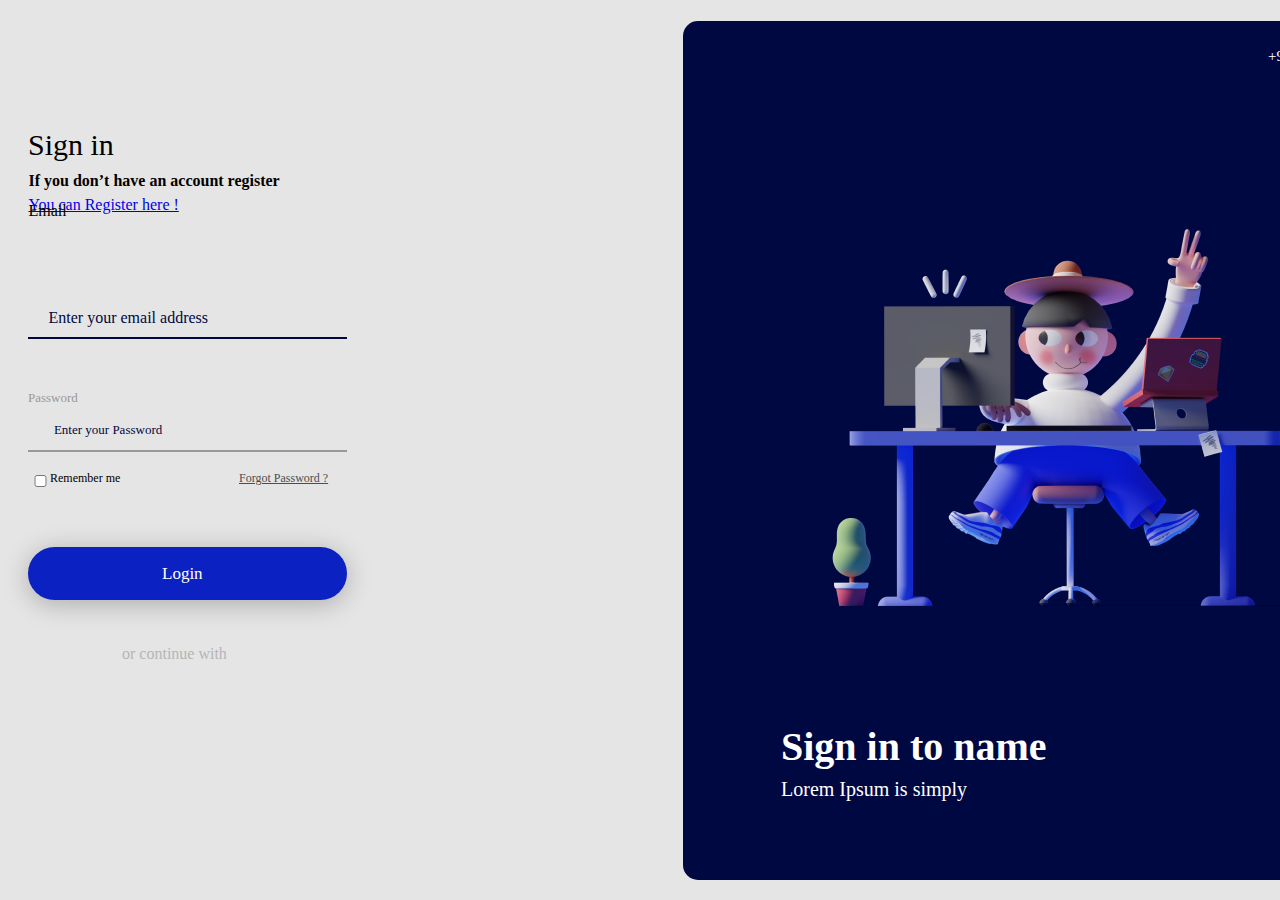
<file: index.html>
<!DOCTYPE html>
<html>
<head>
	<meta charset="utf-8">
	<title>Buasheva Aisha figma</title>
	<link rel="stylesheet" href="style.css">
</head>
<header>
	<img scr="" alt="" class="logo">
	</header>
	<main>
		<h1 class="signin">Sign in</h1>
<br>
<div class="box">
<div class="register">If you don’t have an account register<br><a href="index2.html" class="register2">You can Register here !</a></div>
</div>

<br>

<div class="email">Email</div>
<div class="enter">Enter your email address</div>
<div class="line"></div>

<br>
<div class="password">Password</div>
<div class="enterp">Enter your Password</div>
<div class="line2"></div>


<input type="checkbox" class="check1" id="rm" name="rm" value="me">
<label for="rm" class="check"> Remember me</label>
<a href scr="#" class="forgot">Forgot Password ?</a>

<!--что то пошло не по плану-->

<div class="box1"></div>
<div class="login">Login</div>
<div class="or">or continue with</div>

</main>


<div class="fon">
	<div class="photo"></div>

<h1 class="name">Sign in to name</h1>
	<h3 class="chtoto">Lorem Ipsum is simply </h3>
</div>

</main>
<footer>
	<div class="phone">+94 0116 789 754</div>
</footer>
<body>
	
</div>
</body>
</html>
</file>
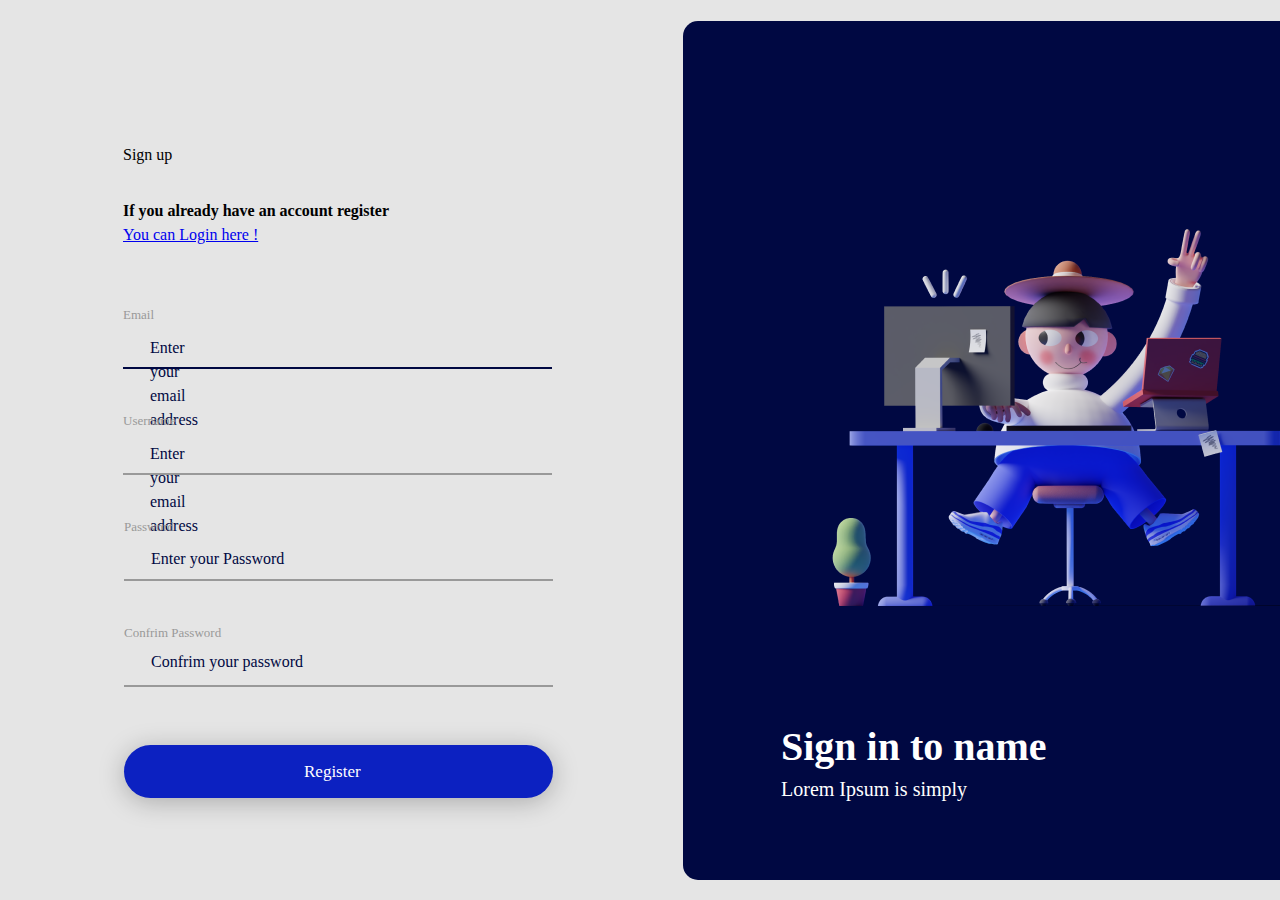
<file: index2.html>
<!DOCTYPE html>
<html>
<head>
	<meta charset="utf-8">
	<title>Buasheva Aisha figma</title>
	<link rel="stylesheet" href="style.css">
</head>
<header>
	<img scr="" alt="" class="logo">
	</header>
	<main>
		<h1 class="signup">Sign up</h1>
	
    <div class="box2">
        <div class="register3">If you already have an account register<br><a href="index.html" class="register4">You can   Login here !</a></div>
    </div>

<div class="email2">Email</div>
<div class="enter2">Enter your email address</div>
<div class="line3"></div>

<div class="user">Username</div>
<div class="enter3">Enter your email address</div>
<div class="line4"></div>

<div class="pass">Password</div>
<div class="enter4">Enter your Password</div>
<div class="line5"></div>

<div class="pass2">Confrim Password</div>
<div class="enter5">Confrim your password</div>
<div class="line6"></div>


<div class="box3"></div>
<div class="reg">Register</div>

</main>

<div class="fon">
	<div class="photo"></div>

<h1 class="name">Sign in to name</h1>
	<h3 class="chtoto">Lorem Ipsum is simply </h3>
</div>

<body>
	
</div>
</body>
</html>
</file>
<file: style.css>
body{
	background: #E5E5E5;
}

.signin{
	height: 45px;
    width: 99px;
    right: 1217px;
    bottom: 705px;
    left: 124px;
    top: 150px;
    border-radius: nullpx;
font-family: Poppins;
font-size: 30px;
font-style: normal;
font-weight: 500;
line-height: 45px;
letter-spacing: 0em;
text-align: left;
position: absolute;
color: #000000;
}

.register{
font-family: Poppins;
font-size: 16px;
font-style: normal;
font-weight: 600;
line-height: 24px;
letter-spacing: 0em;
text-align: left;



}
.register2{
	font-family: Poppins;
font-size: 16px;
font-style: normal;
font-weight: 400;
line-height: 24px;
letter-spacing: 0em;
text-align: left;
	
}
.box{
	position: absolute;
width: 308px;
height: 24px;
left: 124px;
top: 247px;

font-family: Poppins;
font-style: normal;
font-weight: normal;
font-size: 16px;
line-height: 24px;
color: #000000;

}
.email{
position: absolute;
left: 124px;
right:1280px;
top: 323px;
bottom: 557px;

font-family: Poppins;
font-style: normal;
font-weight: 500;
font-size: 13px;
line-height: 19px;
color: #999999;
}
.enter{
position: absolute;
left: 151px;
right: 1091px;
top: 354px;
bottom: 522px;

font-family: Poppins;
font-style: normal;
font-weight: normal;
font-size: 16px;
line-height: 24px;
color: #000842;
}
.line{
	height: 2px;
width: 429px;
left: 124px;
top: 385px;
border-radius: 0px;
position: absolute;
right: 887px;
bottom: 513px;

background: #000842;
}
.password{
	position: absolute;
width: 64px;
height: 20px;
left: 124px;
top: 436px;
right: 1252px;
bottom: 444px;
font-family: Poppins;
font-style: normal;
font-weight: 500;
font-size: 13px;
line-height: 19px;
color: #999999;
}
.enterp{
	position: absolute;
width: 162px;
height: 24px;
left: 151px;
top: 465px;
right: 1127px;
bottom: 411px;
font-family: Poppins;
font-style: normal;
font-weight: normal;
font-size: 16px;
line-height: 24px;
color: #000842;
}
.line2{
	position: absolute;
width: 429px;
height: 2px;
left: 124px;
top: 498px;
right: 887;
bottom: 400px;
background: #999999;
border-radius: 0px;

}
.check1{
position: absolute;
left: 124px;
top: 520px;
right: 1201px;
bottom: 365px;
}
.check{
	position: absolute;
width: 90px;
height: 18px;
left: 149px;
top: 517px;
right: 1201px;
bottom: 365px;
font-family: Poppins;
font-style: normal;
font-weight: 300;
font-size: 12px;
line-height: 18px;
color: #000000;
}
.forgot{
position: absolute;
width: 108px;
height: 18px;
left: 445px;
top: 517px;
right: 885px
bottom: 365px;
font-family: Poppins;
font-style: normal;
font-weight: 300;
font-size: 12px;
line-height: 18px;
color: #4D4D4D;
}
.box1{
position: absolute;
width: 429px;
height: 53px;
left: 124px;
top: 595px;
background: #0C21C1;
box-shadow: 0px 4px 26px rgba(0, 0, 0, 0.25);
border-radius: 32px;
}
.login{
position: absolute;
width: 46px;
height: 26px;
left: 316px;
top: 609px;
right: 1078px;
bottom: 265px;
font-family: Poppins;
font-style: normal;
font-weight: 500;
font-size: 17px;
line-height: 25px;
color: #FFFFFF;
}
.or{
	position: absolute;
width: 130px;
height: 24px;
left: 274px;
top: 687px;

font-family: Poppins;
font-style: normal;
font-weight: 500;
font-size: 16px;
line-height: 24px;
color: #B5B5B5;
}
.fon{
	position: absolute;
width: 735px;
height: 859px;
left: 683px;
top: 21px;

background: #000842;
border-radius: 15px;
}
.photo{
	position: relative;

left: 123px;
right: 91px;
top: 64px;
bottom: 274px;
height: 521px;
width: 521px;

border-radius: 0px;

background: url(Saly-10.png);

}
.name{
position: absolute;
width: 314px;
height: 60px;
left: 98px;
top: 669px;
right: 323px;
bottom: 130px;
left:98px;
bottom:130px;
font-family: Poppins;
font-size: 40px;
font-style: normal;
font-weight: 600;
line-height: 60px;
letter-spacing: 0em;
text-align: left;
color: #FFFFFF;
}
.chtoto{
	position: absolute;
width: 396px;
height: 30px;
left: 98px;
top: 733px;
right: 241px;
bottom: 96px;
font-family: Poppins;
font-style: normal;
font-weight: 300;
font-size: 20px;
line-height: 30px;
color: #FFFFFF;
border-radius: nullpx;

}
.phone{

border-radius: nullpx;
position: absolute;
width: 118px;
height: 23px;
left: 1268px;
top: 45px;

font-family: Poppins;
font-style: normal;
font-weight: normal;
font-size: 15px;
line-height: 22px;
/* identical to box height */


color: #FFFFFF;
}
.signup{
	position: absolute;
width: 332px;
height: 24px;
left: 123px;
top: 132px;
right: 1205px;
bottom:723px;
font-family: Poppins;
font-style: normal;
font-weight: normal;
font-size: 16px;
line-height: 24px;
color: #000000;
height: 45px;
width: 112px;
left: 123px;
top: 132px;
border-radius: nullpx;

}
.box2{
position: absolute;
width: 332px;
height: 24px;
left: 123px;
top: 199px;
font-family: Poppins;
font-style: normal;
font-weight: normal;
font-size: 16px;
line-height: 24px;
color: #000000;
}
.register3{
	font-family: Poppins;
font-size: 16px;
font-style: normal;
font-weight: 600;
line-height: 24px;
letter-spacing: 0em;
text-align: left;
}
.register4{
font-family: Poppins;
font-size: 16px;
font-style: normal;
font-weight: 400;
line-height: 24px;
letter-spacing: 0em;
text-align: left;
}
.email2{
	position: absolute;
left: 123px;
right: 1281px;
top: 305px;
bottom: 575px;
height: 20px;
width: 36px;
border-radius: nullpx;
font-family: Poppins;
font-style: normal;
font-weight: 500;
font-size: 13px;
line-height: 19px;
color: #999999;
}
.enter2{
	position: absolute;
right: 1091px;
top: 336px;
left:150px;
bottom: 540px;
font-family: Poppins;
font-style: normal;
font-weight: normal;
font-size: 16px;
line-height: 24px;
color: #000842;

}
.line3{
	position: absolute;
left: 123px;
right: 888px;
top: 367px;
bottom: 531px;
height: 2px;
width: 429px;
border-radius: 0px;
background: #000842;
}
.user{
	position: absolute;
left: 123px;
right: 1249px;
top: 411px;
bottom: 469px;
font-family: Poppins;
font-style: normal;
font-weight: 500;
font-size: 13px;
line-height: 19px;
color: #999999;
}
.enter3{
	position: absolute;
left: 150px;
right: 1119px;
top: 442px;
bottom: 434px;

font-family: Poppins;
font-style: normal;
font-weight: normal;
font-size: 16px;
line-height: 24px;
color: #000842;

}
.line4{
	position: absolute;
left: 123px;
right: 888px;
top: 473px;
bottom: 425px;
height: 2px;
width: 429px;
border-radius: 0px;
background: #999999;
}
.pass{
	position: absolute;
width: 64px;
height: 20px;
left: 124px;
top: 517px;
right: 363px;
bottom: 1252px;
font-family: Poppins;
font-style: normal;
font-weight: 500;
font-size: 13px;
line-height: 19px;
color: #999999;
}
.enter4{
	position: absolute;
width: 162px;
height: 24px;
left: 151px;
top: 547px;
right: 1127px;
border: 329px;
font-family: Poppins;
font-style: normal;
font-weight: normal;
font-size: 16px;
line-height: 24px;
color: #000842;
}
.line5{
	position: absolute;
width: 429px;
height: 2px;
left: 124px;
top: 579px;
bottom: 319px;
right: 887px;
background: #999999;
}
.pass2{
	position: absolute;
width: 120px;
height: 20px;
left: 124px;
top: 623px;
right: 1196px;
bottom: 257px;
font-family: Poppins;
font-style: normal;
font-weight: 500;
font-size: 13px;
line-height: 19px;
color: #999999;
}
.enter5{
	position: absolute;
width: 186px;
height: 24px;
left: 151px;
top: 653px;
right: 1103px;
bottom: 223px;
font-family: Poppins;
font-style: normal;
font-weight: normal;
font-size: 16px;
color: #000842;
}
.line6{
	position: absolute;
width: 429px;
height: 2px;
left: 124px;
top: 685px;
right: 887px;
bottom: 213px;
background: #999999;
}
.box3{
	position: absolute;
width: 429px;
height: 53px;
left: 124px;
top: 745px;
bottom: 102px;
right: 887px;
background: #0C21C1;
box-shadow: 0px 4px 26px rgba(0, 0, 0, 0.25);
border-radius: 32px;
}
.reg{
position: absolute;
width: 70px;
height: 26px;
left: 304px;
top: 759px;
right: 1066px;
bottom: 115px;
font-family: Poppins;
font-style: normal;
font-weight: 500;
font-size: 17px;
line-height: 25px;
color: #FFFFFF;
}

@media (min-width: 375px){
	.signin{
		position: absolute;
width: 128px;
height: 45px;
left: 28px;
top: 102px;
bottom: 729px;
right: 219px;
font-family: Poppins;
font-style: normal;
font-weight: 500;
font-size: 30px;
line-height: 45px;
color: #000000;
	}
	.register{
		font-family: Poppins;
font-size: 16px;
font-style: normal;
font-weight: 600;
line-height: 24px;
letter-spacing: 0em;
text-align: left;

}
.register2{
font-family: Poppins;
font-size: 16px;
font-style: normal;
font-weight: 400;
line-height: 24px;
letter-spacing: 0em;
text-align: left;

}
.box{
	position: absolute;
width: 315.52px;
height: 24px;
left: 28.48px;
top: 169px;
font-family: Poppins;
font-style: normal;
font-weight: normal;
font-size: 16px;
line-height: 24px;
color: #000000;

}
.email{
position: absolute;
left: 28.48px;
right: 31px;
top: 199px;
bottom: 653px;

font-family: Poppins;
font-style: normal;
font-weight: normal;
font-size: 16px;
line-height: 24px;
color: #000000;
}
.enter{

position: absolute;
left: 48.53px;
right: 127.74px;
top: 306px;
bottom: 546px;

font-family: Poppins;
font-style: normal;
font-weight: normal;
font-size: 16px;
line-height: 24px;
color: #000842;

}
.line{
	position: absolute;
left: 28.48px;
right: 28px;
top: 337px;
bottom: 537px;
height: 2px;
width: 318.51507568359375px;
border-radius: 0px;
background: #000842;
}
.password{
	position: absolute;
width: 65px;
height: 20px;
left: 28px;
top: 388px;
right: 282px;
bottom: 468px;
font-family: Poppins;
font-style: normal;
font-weight: 500;
font-size: 13px;
line-height: 19px;
color: #999999;

}
.enterp{
position: absolute;
width: 141.08px;
height: 20px;
left: 53.92px;
top: 420px;
right: 180px;
bottom: 460px;
font-family: Poppins;
font-style: normal;
font-weight: normal;
font-size: 13px;
line-height: 19px;
color: #000842;
}
.line2{
	position: absolute;
width: 318.52px;
height: 2px;
left: 28.48px;
top: 450px;
right: 28px;
bottom: 424px;
background: #999999;

}
.check1{
position: absolute;
width: 15px;
height: 12px;
left: 29px;
top: 472px;

}
.check{
	position: absolute;
width: 106px;
height: 18px;
left: 50px;
top: 469px;
right: 219px;
bottom: 389px;
font-family: Poppins;
font-style: normal;
font-weight: 300;
font-size: 12px;
line-height: 18px;
color: #000000;
}
.forgot{
position: absolute;
width: 108px;
height: 18px;
left: 239px;
top: 469px;
right: 28px;
bottom: 389px;
font-family: Poppins;
font-style: normal;
font-weight: 300;
font-size: 12px;
line-height: 18px;
color: #4D4D4D;
}
.box1{
position: absolute;
width: 318.52px;
height: 53px;
left: 28.48px;
top: 547px;
background: #0C21C1;
box-shadow: 0px 4px 26px rgba(0, 0, 0, 0.25);
border-radius: 32px;
}
.login{
position: absolute;
width: 51px;
height: 26px;
left: 162px;
top: 561px;
right: 162px;
bottom: 289px;
font-family: Poppins;
font-style: normal;
font-weight: 500;
font-size: 17px;
line-height: 25px;
color: #FFFFFF;
}
.or{
	position: absolute;
width: 134px;
height: 24px;
left: 122px;
top: 642px;
font-family: Poppins;
font-style: normal;
font-weight: 500;
font-size: 16px;
line-height: 24px;
color: #B5B5B5;
}
}
</file>
